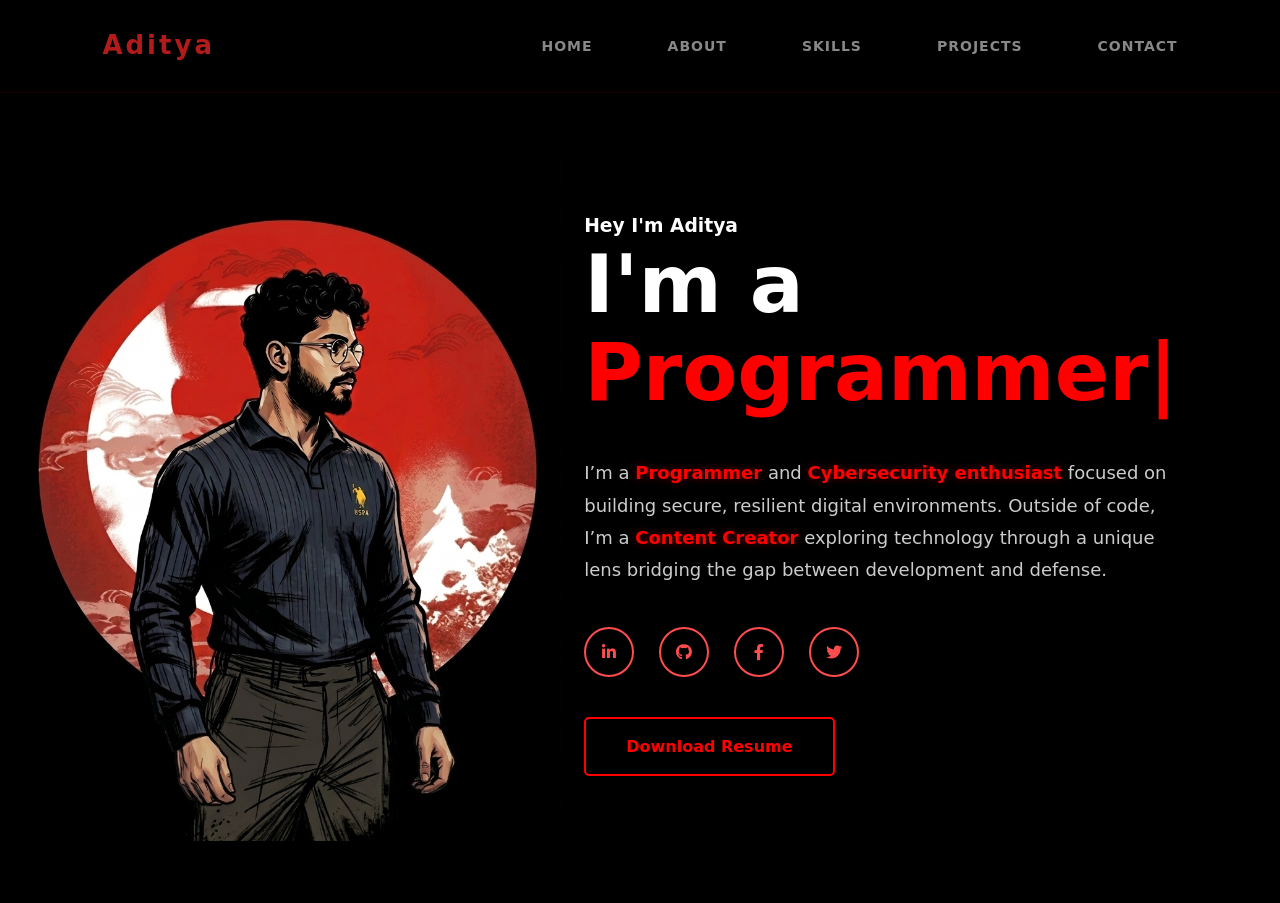
<file: index.html>
<!DOCTYPE html>
<html lang="en">
<head>
    <meta charset="UTF-8">
    <meta name="viewport" content="width=device-width, initial-scale=1.0">
    <title>Aditya's | Portfolio</title>
    <link rel="stylesheet" href="color.css">
    <link rel="stylesheet" href="https://cdnjs.cloudflare.com/ajax/libs/font-awesome/6.0.0/css/all.min.css">
</head>
<body>
    
    <div class="cursor-dot"></div>
    <div class="cursor-outline"></div>

    <header>
        <nav>
            <div class="logo">Aditya</div>
            <ul>
                <li><a href="#">Home</a></li>
                <li><a href="about.html">About</a></li>
                <li><a href="skills.html">Skills</a></li>
                <li><a href="projects.html">Projects</a></li>
               <li><a href="contact.html">Contact</a></li>
            </ul>
        </nav>
    </header>

    <main class="hero">
        <div class="hero-image">
            <img src="gemini.png">
        </div>

        <div class="hero-content">
            <h3>Hey I'm <span>Aditya</span></h3>
            <h1>I'm a <span id="typewriter" class="typing-text"></span><span class="type-cursor">|</span></h1>
            <p><p>
  I’m a <span class="job-highlight">Programmer</span> and 
  <span class="job-highlight">Cybersecurity enthusiast</span> focused on building 
  secure, resilient digital environments. Outside of code, I’m a 
  <span class="job-highlight">Content Creator</span> exploring technology 
  through a unique lens bridging the gap between development and defense.
</p></p>
            
            <div class="social-links">
                <a href="https://www.linkedin.com/in/aditya-singh-51a513309" target="_blank"><i class="fab fa-linkedin-in"></i></a>
                <a href="https://github.com/adycyberhub" target="_blank"><i class="fab fa-github"></i></a>
                <a href="#"><i class="fab fa-facebook-f"></i></a>
                <a href="https://x.com/AdityaS68263791" target="_blank"><i class="fab fa-twitter"></i></a>
            </div>

            <a href="Aditya_s_Resume (1).pdf" class="btn" download="Aditya's Resume">Download Resume</a>
        </div>
    </main>

</body>
<script src="script.js"></script>
</html>
</file>
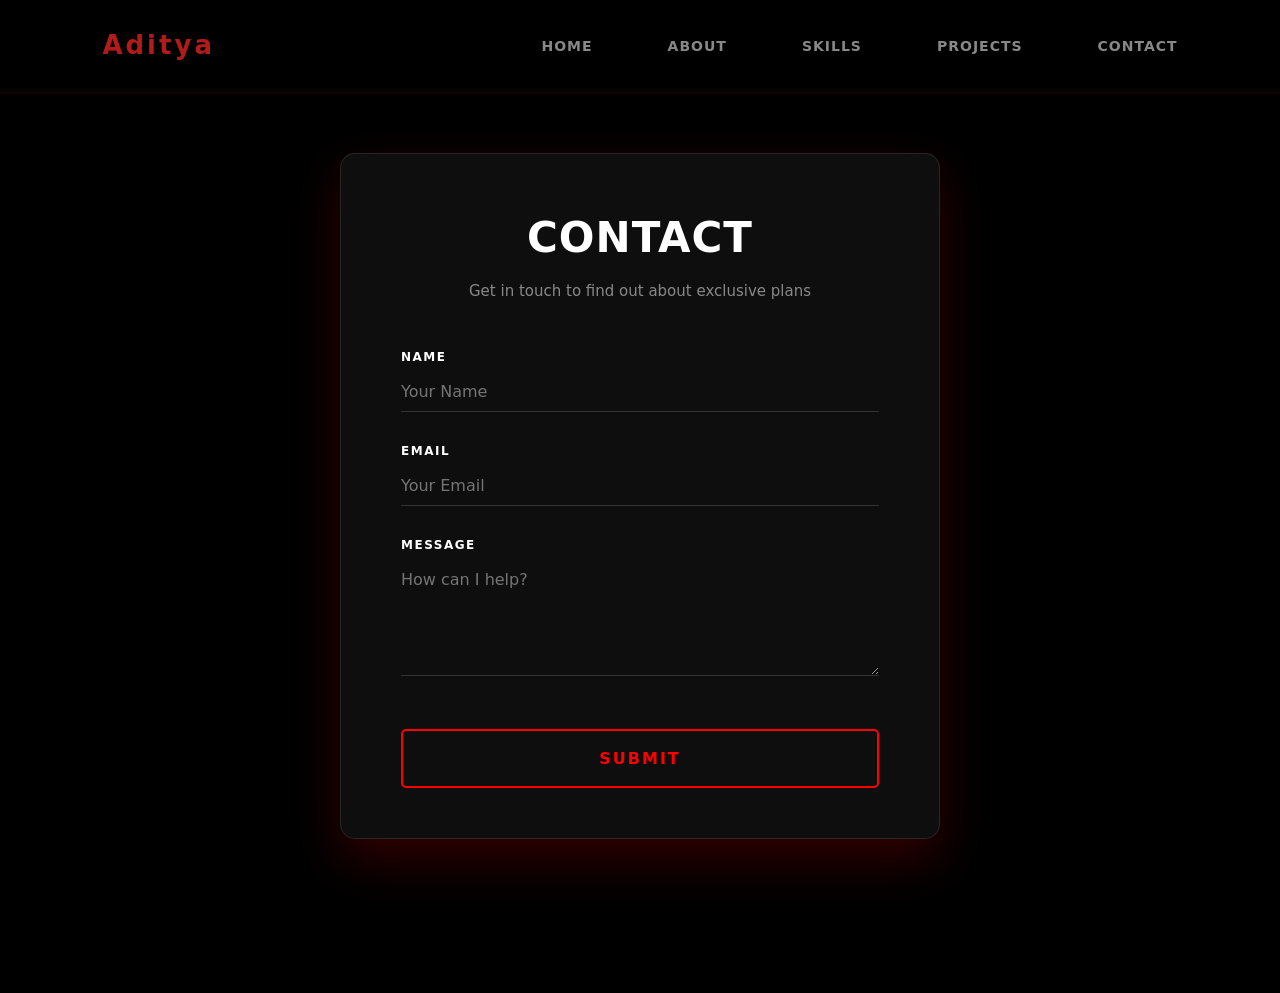
<file: contact.html>
<!DOCTYPE html>
<html lang="en">
<head>
    <meta charset="UTF-8">
    <meta name="viewport" content="width=device-width, initial-scale=1.0">
    <title>Contact | Aditya</title>
    <link rel="stylesheet" href="color.css">
    <link rel="stylesheet" href="https://cdnjs.cloudflare.com/ajax/libs/font-awesome/6.0.0/css/all.min.css">
</head>
<body class="contact-page">

    

    <nav>
        <div class="logo">Aditya</div>
        <ul>
            <li><a href="index.html">Home</a></li>
            <li><a href="index.html#about">About</a></li>
            <li><a href="index.html#skills">Skills</a></li>
            <li><a href="index.html#projects">Projects</a></li>
            <li><a href="contact.html">Contact</a></li>
        </ul>
    </nav>

    <section class="contact-screen">
        <div class="contact-card">
            <h1>Contact</h1>
            <p>Get in touch to find out about exclusive plans</p>
            
            <form action="#" class="contact-form">
                <div class="input-group">
                    <label>Name</label>
                    <input type="text" placeholder="Your Name" required>
                </div>

                <div class="input-group">
                    <label>Email</label>
                    <input type="email" placeholder="Your Email" required>
                </div>

                <div class="input-group">
                    <label>Message</label>
                    <textarea rows="5" placeholder="How can I help?"></textarea>
                </div>

                <button type="submit" class="btn">Submit</button>
            </form>
        </div>
    </section>

</body>
</html>
</file>
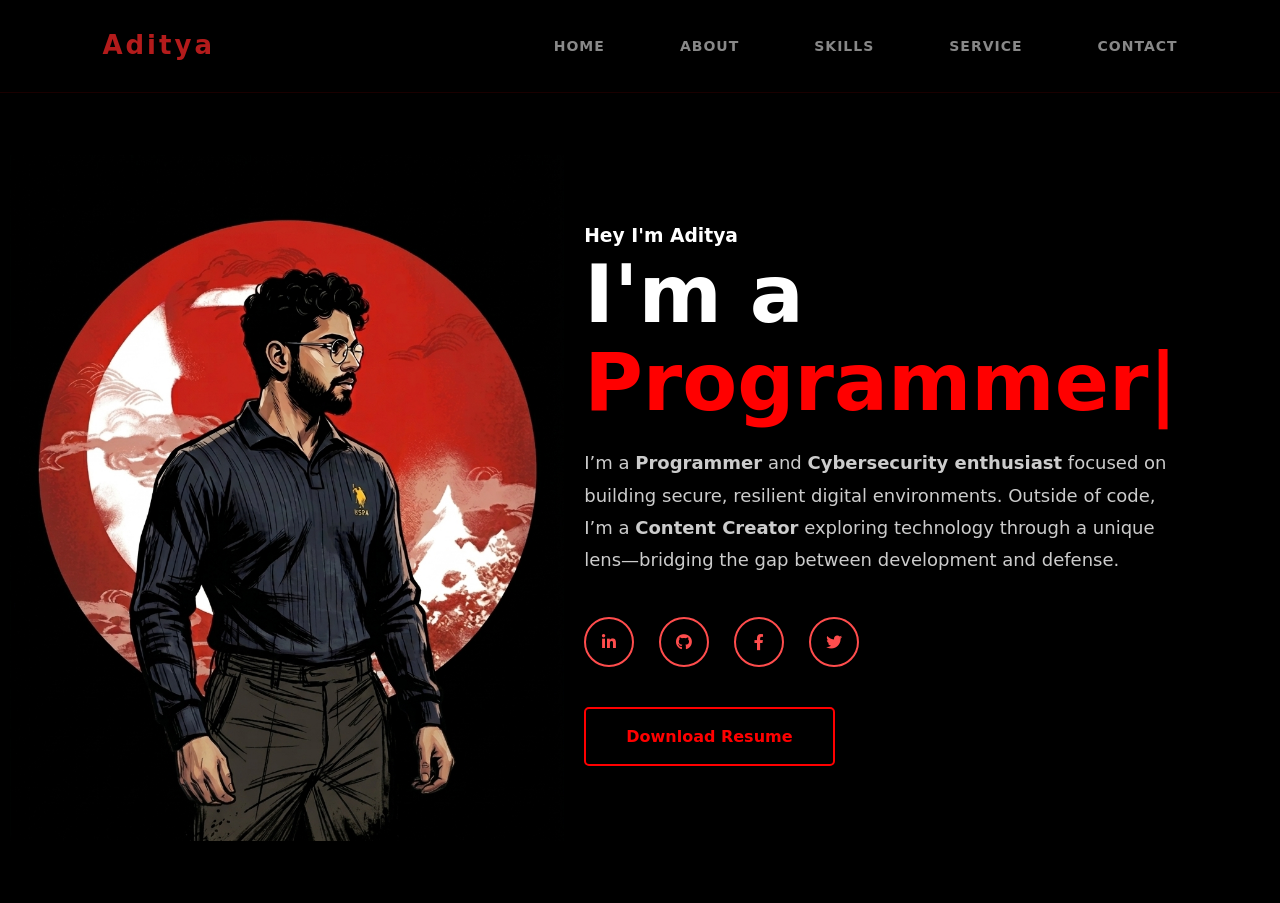
<file: front.html>
<!DOCTYPE html>
<html lang="en">
<head>
    <meta charset="UTF-8">
    <meta name="viewport" content="width=device-width, initial-scale=1.0">
    <title>Aditya's | Portfolio</title>
    <link rel="stylesheet" href="color.css">
    <link rel="stylesheet" href="https://cdnjs.cloudflare.com/ajax/libs/font-awesome/6.0.0/css/all.min.css">
</head>
<body>
    
    <div class="cursor-dot"></div>
    <div class="cursor-outline"></div>

    <header>
        <nav>
            <div class="logo">Aditya</div>
            <ul>
                <li><a href="#">Home</a></li>
                <li><a href="#">About</a></li>
                <li><a href="#">Skills</a></li>
                <li><a href="#">Service</a></li>
                <li><a href="#">Contact</a></li>
            </ul>
        </nav>
    </header>

    <main class="hero">
        <div class="hero-image">
            <img src="gemini.png">
        </div>

        <div class="hero-content">
            <h3>Hey I'm <span>Aditya</span></h3>
            <h1>I'm a <span id="typewriter" class="typing-text"></span><span class="type-cursor">|</span></h1>
            <p>I’m a <b>Programmer</b> and <b>Cybersecurity enthusiast</b> focused on building secure, 
    resilient digital environments. Outside of code, I’m a <b>Content Creator</b> 
    exploring technology through a unique lens—bridging the gap between development and defense.</p>
            
            <div class="social-links">
                <a href="https://www.linkedin.com/in/aditya-singh-51a513309" target="_blank"><i class="fab fa-linkedin-in"></i></a>
                <a href="https://github.com/adycyberhub" target="_blank"><i class="fab fa-github"></i></a>
                <a href="#"><i class="fab fa-facebook-f"></i></a>
                <a href="https://x.com/AdityaS68263791" target="_blank"><i class="fab fa-twitter"></i></a>
            </div>

            <a href="Aditya_s_Resume (1).pdf" class="btn" download="Aditya's Resume">Download Resume</a>
        </div>
    </main>

</body>
<script src="script.js"></script>
</html>
</file>
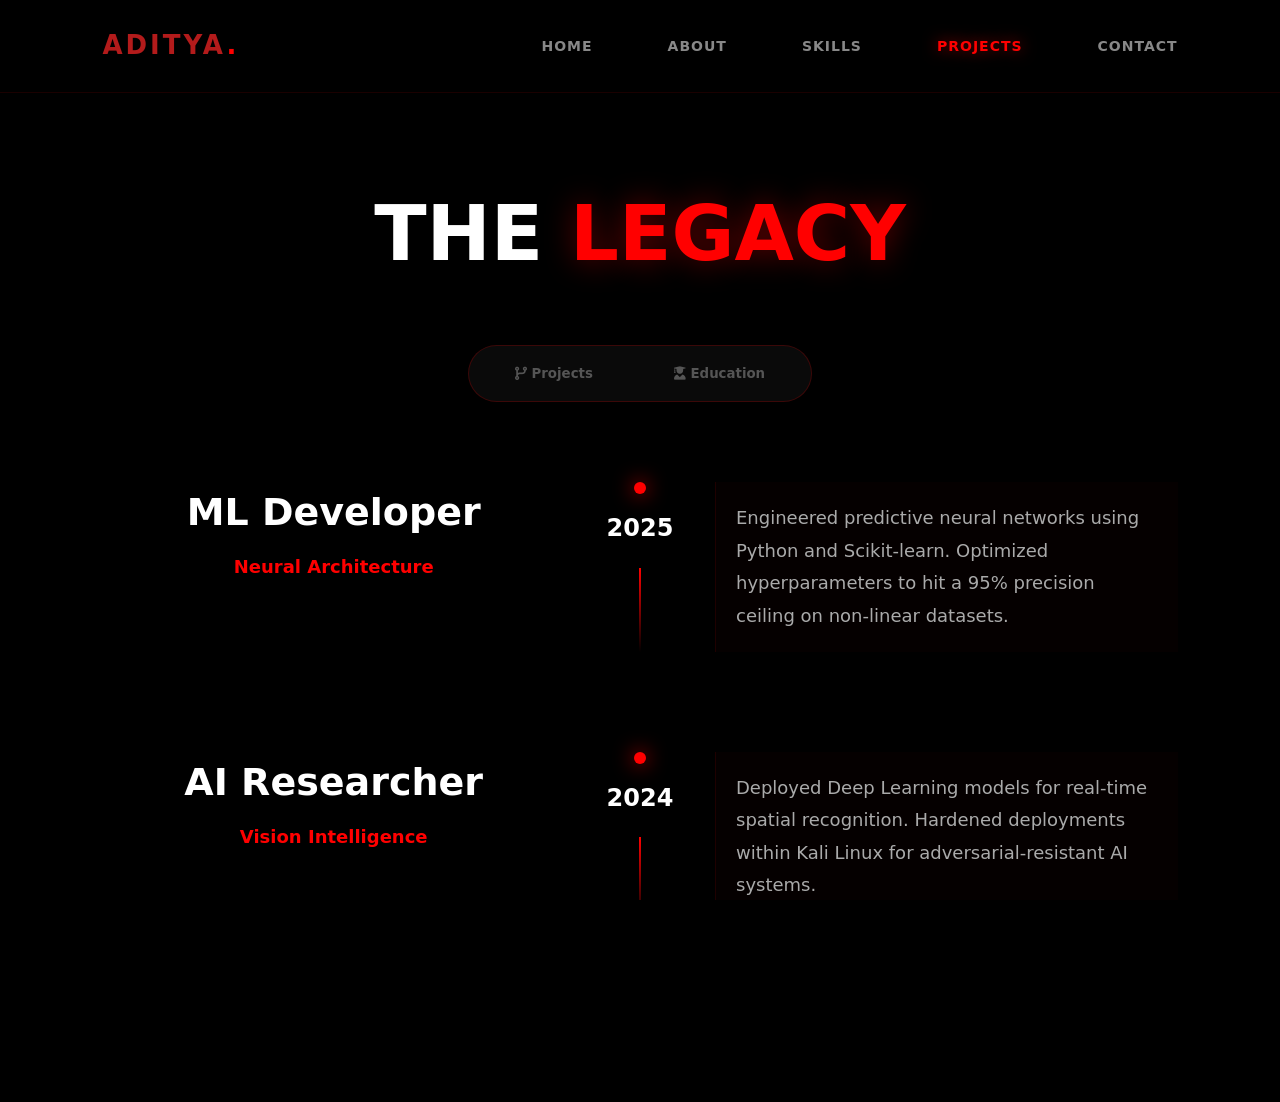
<file: projects.html>
<!DOCTYPE html>
<html lang="en">
<head>
    <meta charset="UTF-8">
    <meta name="viewport" content="width=device-width, initial-scale=1.0">
    <title>The Journey | Aditya</title>
    <link rel="stylesheet" href="color.css">
    <link rel="stylesheet" href="https://cdnjs.cloudflare.com/ajax/libs/font-awesome/6.0.0/css/all.min.css">
</head>
<body class="projects-page">

    <div class="cyber-grid"></div>

    <nav>
        <div class="logo">ADITYA<span>.</span></div>
        <ul>
            <li><a href="index.html">Home</a></li>
            <li><a href="about.html">About</a></li>
            <li><a href="skills.html">Skills</a></li>
            <li><a href="projects.html" class="active">Projects</a></li>
            <li><a href="contact.html">Contact</a></li>
        </ul>
    </nav>

    <section class="experience-section">
        <div class="container">
            <h2 class="section-title reveal">The <span>Legacy</span></h2>
            
            <div class="toggle-wrapper reveal">
                <div class="toggle-container">
                    <button id="btn-projects" class="toggle-btn active" onclick="showTab('projects', event)">
                        <i class="fas fa-code-branch"></i> Projects
                    </button>
                    <button id="btn-education" class="toggle-btn" onclick="showTab('education', event)">
                        <i class="fas fa-user-graduate"></i> Education 
                    </button>
                </div>
            </div>

            <div id="projects" class="timeline-content active">
                <div class="timeline-item reveal">
                    <div class="timeline-left">
                        <h3>ML Developer</h3>
                        <p class="red-highlight">Neural Architecture</p>
                    </div>
                    <div class="timeline-center">
                        <div class="glowing-bead"></div>
                        <span class="date">2025</span>
                        <div class="vertical-line"></div>
                    </div>
                    <div class="timeline-right">
                        <p>Engineered predictive neural networks using Python and Scikit-learn. Optimized hyperparameters to hit a 95% precision ceiling on non-linear datasets.</p>
                    </div>
                </div>

                <div class="timeline-item reveal">
                    <div class="timeline-left">
                        <h3>AI Researcher</h3>
                        <p class="red-highlight">Vision Intelligence</p>
                    </div>
                    <div class="timeline-center">
                        <div class="glowing-bead"></div>
                        <span class="date">2024</span>
                        <div class="vertical-line"></div>
                    </div>
                    <div class="timeline-right">
                        <p>Deployed Deep Learning models for real-time spatial recognition. Hardened deployments within Kali Linux for adversarial-resistant AI systems.</p>
                    </div>
                </div>
            </div>

            <div id="education" class="timeline-content">
                <div class="timeline-item reveal">
                    <div class="timeline-left">
                        <h3>BCA Cloud</h3>
                        <a href="https://www.invertisuniversity.ac.in/" target="_blank" class="red-link">Invertis University</a>
                    </div>
                    <div class="timeline-center">
                        <div class="glowing-bead"></div>
                        <span class="date">NOW</span>
                        <div class="vertical-line"></div>
                    </div>
                    <div class="timeline-right">
                        <p>Mastering distributed systems and cloud infrastructure. Converting high-level data intelligence into scalable, real-world software engineering solutions.</p>
                    </div>
                </div>

                <div class="timeline-item reveal">
                    <div class="timeline-left">
                        <h3>10th & 12th</h3>
                        <a href="https://bcsbareilly.com/" target="_blank" class="red-link">Bishop Conrad School</a>
                    </div>
                    <div class="timeline-center">
                        <div class="glowing-bead"></div>
                        <span class="date">2022</span>
                        <div class="vertical-line"></div>
                    </div>
                    <div class="timeline-right">
                        <p>Forged a foundation in Physics and Mathematics. Developed the rigorous logic-driven mindset required for the "Refined Authority" brand of tech.</p>
                    </div>
                </div>
            </div>
        </div>
    </section>

    <script>
        // Intersection Observer for Scroll Reveals
        const observerOptions = { threshold: 0.2 };
        const observer = new IntersectionObserver((entries) => {
            entries.forEach(entry => {
                if (entry.isIntersecting) {
                    entry.target.classList.add('visible');
                }
            });
        }, observerOptions);

        document.querySelectorAll('.reveal').forEach(el => observer.observe(el));

        // Tab Switching Logic
        function showTab(tabId, event) {
            const tabs = document.querySelectorAll('.timeline-content');
            const buttons = document.querySelectorAll('.toggle-btn');
            
            tabs.forEach(tab => {
                tab.classList.remove('active');
                tab.style.display = 'none';
            });

            buttons.forEach(btn => btn.classList.remove('active'));

            const selectedTab = document.getElementById(tabId);
            selectedTab.style.display = 'block';
            
            setTimeout(() => {
                selectedTab.classList.add('active');
                // Re-trigger observer for the new tab's items
                selectedTab.querySelectorAll('.reveal').forEach(el => observer.observe(el));
            }, 50);

            if (event) event.currentTarget.classList.add('active');
        }

        window.onload = () => showTab('projects');
    </script>
</body>
</html>
</file>
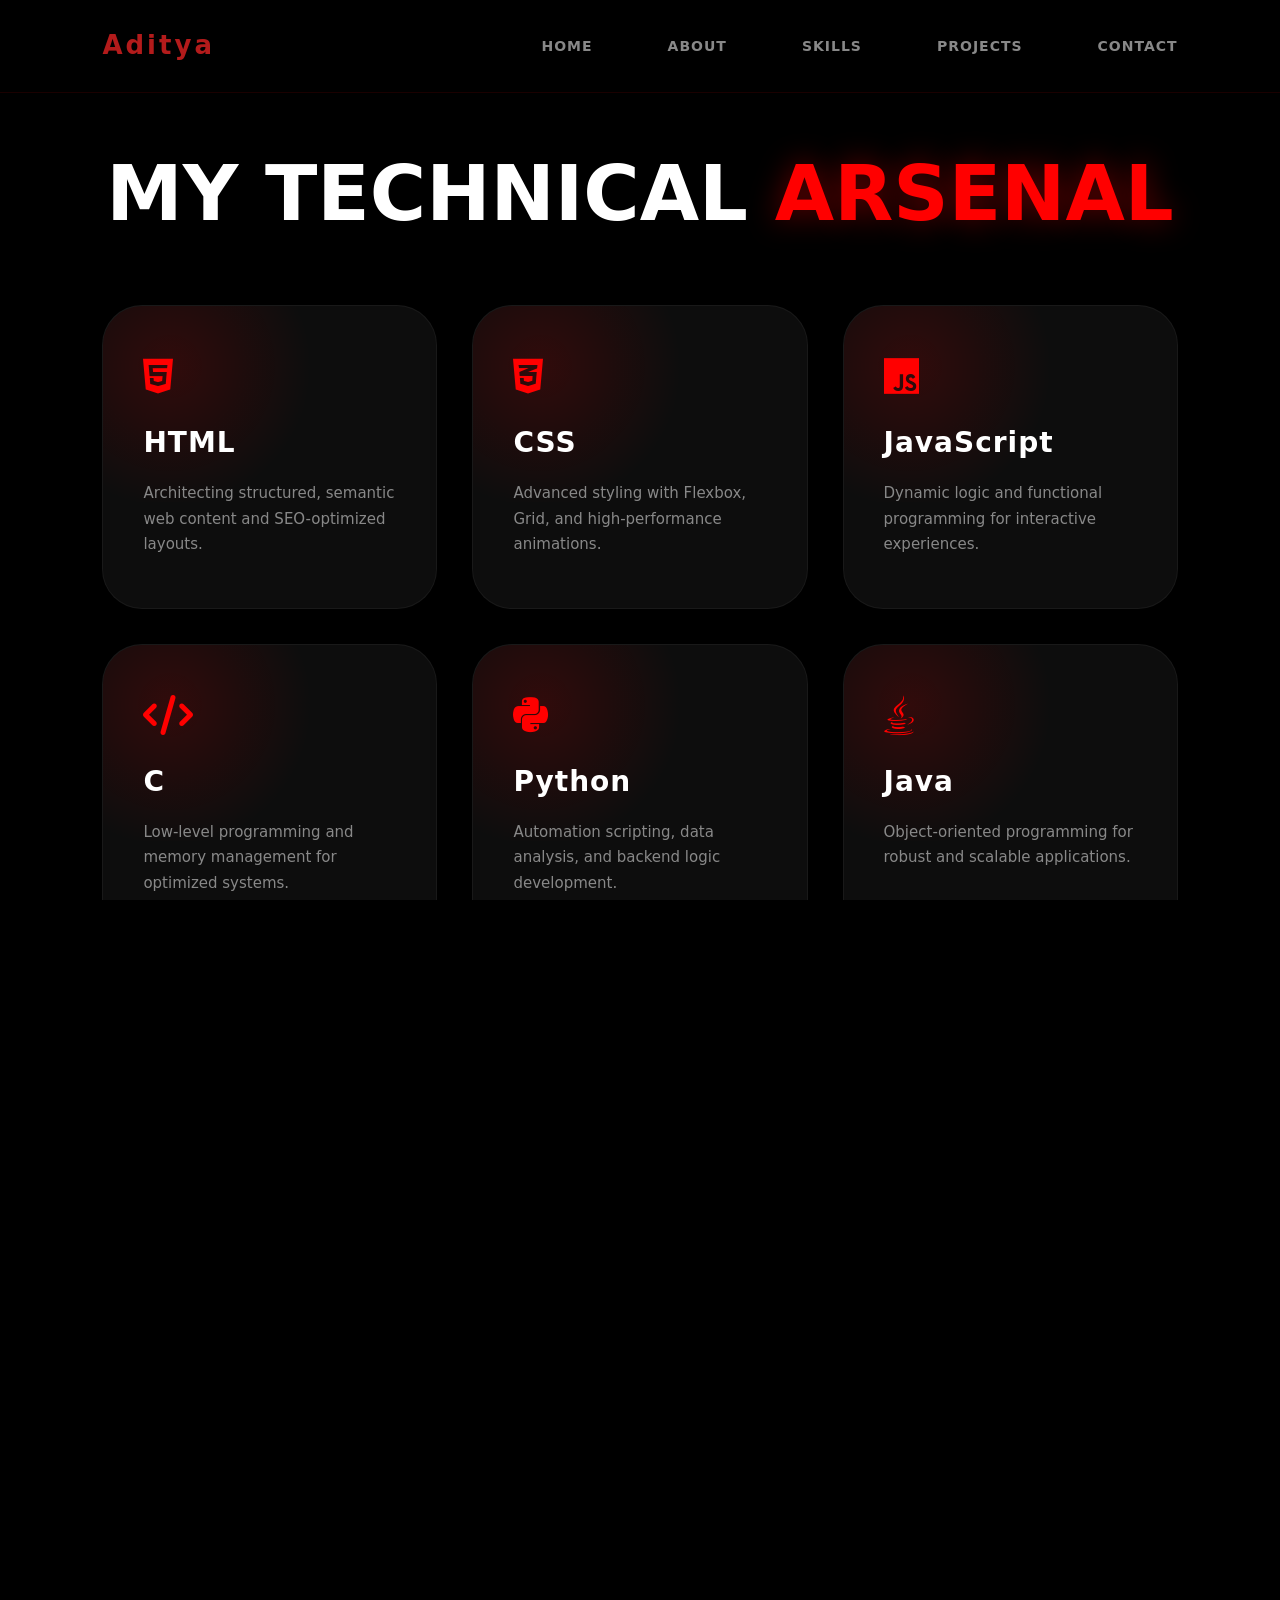
<file: skills.html>
<!DOCTYPE html>
<html lang="en">
<head>
    <meta charset="UTF-8">
    <meta name="viewport" content="width=device-width, initial-scale=1.0">
    <title>Skills | Aditya</title>
    <link rel="stylesheet" href="color.css">
    <link rel="stylesheet" href="https://cdnjs.cloudflare.com/ajax/libs/font-awesome/6.0.0/css/all.min.css">
</head>
<body class="skills-page">

    <nav>
        <div class="logo">Aditya</div>
        <ul>
            <li><a href="index.html">Home</a></li>
            <li><a href="about.html">About</a></li>
            <li><a href="skills.html">Skills</a></li>
            <li><a href="projects.html">Projects</a></li>
            <li><a href="contact.html">Contact</a></li>
        </ul>
    </nav>

    <section class="skills-section">
        <h2 class="section-title"> My Technical <span>Arsenal</span></h2>
        
        <div class="skills-grid">
            <div class="skill-card">
                <i class="fab fa-html5"></i>
                <h3>HTML</h3>
                <p>Architecting structured, semantic web content and SEO-optimized layouts.</p>
            </div>

            <div class="skill-card">
                <i class="fab fa-css3-alt"></i>
                <h3>CSS</h3>
                <p>Advanced styling with Flexbox, Grid, and high-performance animations.</p>
            </div>

            <div class="skill-card">
                <i class="fab fa-js"></i>
                <h3>JavaScript</h3>
                <p>Dynamic logic and functional programming for interactive experiences.</p>
            </div>

            <div class="skill-card">
                <i class="fas fa-code"></i>
                <h3>C</h3>
                <p>Low-level programming and memory management for optimized systems.</p>
            </div>

            <div class="skill-card">
                <i class="fab fa-python"></i>
                <h3>Python</h3>
                <p>Automation scripting, data analysis, and backend logic development.</p>
            </div>

            <div class="skill-card">
                <i class="fab fa-java"></i>
                <h3>Java</h3>
                <p>Object-oriented programming for robust and scalable applications.</p>
            </div>

            <div class="skill-card">
                <i class="fas fa-database"></i>
                <h3>SQL</h3>
                <p>Relational database design and complex query optimization.</p>
            </div>

            <div class="skill-card">
                <i class="fas fa-brain"></i>
                <h3>Machine Learning</h3>
                <p>Implementing predictive models and data-driven AI architectures.</p>
            </div>

            <div class="skill-card">
                <i class="fas fa-cloud"></i>
                <h3>Cloud Computing</h3>
                <p>Managing virtual infrastructure and secure cloud deployments.</p>
            </div>

            <div class="skill-card">
                <i class="fas fa-terminal"></i>
                <h3>Kali Linux</h3>
                <p>Penetration testing and security auditing in offensive environments.</p>
            </div>

            <div class="skill-card">
                <i class="fas fa-network-wired"></i>
                <h3>Networking</h3>
                <p>Configuring secure protocols, TCP/IP, and firewall defense.</p>
            </div>

            <div class="skill-card">
                <i class="fas fa-chart-bar"></i>
                <h3>Power BI</h3>
                <p>Data visualization and business intelligence for strategic insights.</p>
            </div>
        </div>
    </section>

</body>
</html>
</file>
<file: color.css>
/* =========================================
   1. GLOBAL RESET & CURSOR
   ========================================= */
* {
    margin: 0;
    padding: 0;
    box-sizing: border-box;
    font-family: 'Segoe UI', Tahoma, Geneva, Verdana, sans-serif;
}

html, body {
    background-color: #000;
    color: #fff;
    overflow-x: hidden;
    width: 100%;
    scroll-behavior: smooth;
}

/* Custom Cyber Cursor - Added .skill-card to the list below */
a, .btn, .social-links a, nav ul li a, button, .skill-card {
    cursor: url('data:image/svg+xml;utf8,<svg xmlns="http://www.w3.org/2000/svg" width="32" height="32" viewBox="0 0 32 32"><defs><filter id="glow"><feGaussianBlur stdDeviation="1.5" result="coloredBlur"/><feMerge><feMergeNode in="coloredBlur"/><feMergeNode in="SourceGraphic"/></feMerge></filter></defs><path fill="black" filter="url(%23glow)" stroke="%23ff0000" stroke-width="2" d="M10,2l18,18l-5,1l5,8l-4,2l-5-8l-5,5L10,2z"/></svg>'), pointer !important;
}

/* =========================================
   2. NAVIGATION (Updated with Link Animations)
   ========================================= */
nav {
    display: flex;
    justify-content: space-between;
    align-items: center;
    padding: 30px 8%;
}

.logo {
    font-size: 32px;
    font-weight: bold;
    color: #b31b1b;
}

nav ul { display: flex; list-style: none; }
nav ul li { margin-left: 40px; }

nav ul li a {
    text-decoration: none;
    color: #fff;
    font-size: 18px;
    position: relative;
    padding: 5px 0;
    transition: 0.3s;
}

/* Underline Animation for Nav Links */
nav ul li a::after {
    content: '';
    position: absolute;
    bottom: 0;
    left: 0;
    width: 0;
    height: 2px;
    background-color: #ff0000;
    transition: width 0.3s ease;
    box-shadow: 0 0 10px #ff0000;
}

nav ul li a:hover {
    color: #ff4d4d;
    text-shadow: 0 0 8px rgba(255, 0, 0, 0.6);
}

nav ul li a:hover::after {
    width: 100%;
}

/* =========================================
   3. HERO SECTION (BIG & WIDE)
   ========================================= */
.hero {
    display: flex;
    align-items: center;
    justify-content: space-between;
    padding: 0 8%;
    min-height: 90vh; 
    width: 100%;
    gap: 20px;
}

.hero-content {
    flex: 1.2;
    z-index: 2;
    opacity: 0;
    animation: fadeInUp 1s ease-out 0.4s forwards;
}

.hero-content h1 {
    font-size: 80px; 
    line-height: 1.1;
    margin-bottom: 20px;
}

/* "I'm Aditya" Highlight */
.hero-content h1 span {
    color: #ff0000;
    animation: cyberPulse 2s infinite;
}

.hero-content p {
    font-size: 18px;
    line-height: 1.8;
    color: #ccc;
    max-width: 600px;
    margin-bottom: 40px;
}

/* Paragraph Highlight Class (Apply to Programmer, etc.) */
.highlight {
    color: #ff4d4d;
    font-weight: 600;
    text-shadow: 0 0 5px rgba(255, 0, 0, 0.3);
}

/* BIG IMAGE */
.hero-image {
    flex: 1;
    display: flex;
    justify-content: flex-end;
    animation: float 4s ease-in-out infinite;
}

.hero-image img {
    width: 120%;
    max-width: 750px;
    height: auto;
}

/* =========================================
   4. BUTTONS (FIXED LOGIC)
   ========================================= */
.social-links { margin-bottom: 40px; }

.social-links a {
    display: inline-flex;
    justify-content: center;
    align-items: center;
    width: 50px;
    height: 50px;
    border: 2px solid #ff4d4d;
    border-radius: 50%;
    color: #ff4d4d;
    margin-right: 20px;
    text-decoration: none;
    transition: 0.3s;
}

.social-links a:hover {
    background: #ff4d4d;
    color: #000;
    box-shadow: 0 0 15px #ff4d4d;
    transform: scale(1.1);
}

.btn {
    position: relative;
    display: inline-block;
    padding: 15px 40px;
    background: transparent;
    color: #ff0000;
    border: 2px solid #ff0000;
    text-decoration: none;
    font-weight: bold;
    border-radius: 5px;
    z-index: 1;
    overflow: hidden;
    transition: 0.3s;
    opacity: 0;
    animation: fadeInUp 1s ease-out 0.8s forwards;
}

.btn::before {
    content: '';
    position: absolute;
    top: 0;
    left: -100%;
    width: 100%;
    height: 100%;
    background: linear-gradient(90deg, transparent, rgba(255, 0, 0, 0.4), transparent);
    z-index: -1;
    animation: forwardScan 3s infinite linear;
}

.btn:hover {
    color: #fff;
    background: rgba(255, 0, 0, 0.8);
    box-shadow: 0 0 20px #ff0000;
    transform: translateY(-3px);
}

/* =========================================
   5. ANIMATIONS & RESPONSIVE
   ========================================= */
@keyframes fadeInUp {
    from { opacity: 0; transform: translateY(30px); }
    to { opacity: 1; transform: translateY(0); }
}

@keyframes float {
    0%, 100% { transform: translateY(0); }
    50% { transform: translateY(-20px); }
}

@keyframes forwardScan {
    0% { left: -100%; }
    100% { left: 100%; }
}

@keyframes cyberPulse {
    0%, 100% { text-shadow: 0 0 10px #ff0000; }
    50% { text-shadow: 0 0 30px #ff0000, 0 0 10px #ff0000; }
}

/* Responsive Fix for Mobile */
@media (max-width: 992px) {
    nav { flex-direction: column; padding: 20px; gap: 15px; }
    nav ul { gap: 10px; flex-wrap: wrap; justify-content: center; }
    nav ul li { margin: 0 10px; }

    .hero {
        flex-direction: column-reverse;
        text-align: center;
        padding: 60px 8%;
        min-height: 100vh;
        justify-content: center;
    }

    .hero-content h1 { font-size: 45px; }
    .hero-image img { width: 90%; max-width: 350px; margin: 0 auto; }
    .social-links { justify-content: center; display: flex; }
}

/* This targets the spans we just created in the HTML */
.job-highlight {
    color: #ff0000;            /* Keeps it Red */
    font-weight: 800;         /* This makes it BOLD (Extra Bold) */
    text-shadow: 0 0 8px rgba(255, 0, 0, 0.4); /* Slight glow for visibility */
}


nav ul li {
    margin-left: 40px;
    opacity: 0;                                /* Start invisible */
    animation: fadeInUp 0.8s ease-out forwards; /* Reuse your existing animation */
}

/* Add these delays so they pop up one by one (Staggered Effect) */
nav ul li:nth-child(1) { animation-delay: 0.1s; }
nav ul li:nth-child(2) { animation-delay: 0.2s; }
nav ul li:nth-child(3) { animation-delay: 0.3s; }
nav ul li:nth-child(4) { animation-delay: 0.4s; }
nav ul li:nth-child(5) { animation-delay: 0.5s; }




/* =========================================
   CONTACT PAGE SPECIFIC (Balanced Position + Video)
   ========================================= */
.contact-page {
    background-color: #000; /* Fallback */
    min-height: 100vh;
    position: relative;
    overflow-x: hidden;
}

/* 1. Video Positioning */
.video-bg {
    position: fixed;
    top: 0;
    left: 0;
    width: 100%;
    height: 100%;
    z-index: -1;
    overflow: hidden;
}

.video-bg video {
    width: 100%;
    height: 100%;
    object-fit: cover;
}

.video-overlay {
    position: absolute;
    top: 0;
    left: 0;
    width: 100%;
    height: 100%;
    background: rgba(0, 0, 0, 0.7); /* Tints the video for readability */
}

/* 2. Screen Container (Your Balanced Position) */
.contact-screen {
    display: flex;
    justify-content: center;
    align-items: flex-start; 
    min-height: 100vh;
    padding: 60px 20px; /* Kept your exact 60px nudge */
    position: relative;
    z-index: 1;
}

/* 3. Contact Card (Added Glass Blur) */
.contact-card {
    background: rgba(17, 17, 17, 0.85); /* Semi-transparent */
    backdrop-filter: blur(10px);        /* Blurs video behind card */
    padding: 50px 60px;
    border-radius: 15px;
    width: 100%;
    max-width: 600px; 
    text-align: center;
    border: 1px solid rgba(255, 255, 255, 0.1);
    box-shadow: 0 20px 50px rgba(255, 0, 0, 0.2); /* Enhanced Glow */
    
    transform: translateY(0); 
    opacity: 0;
    animation: fadeInUpContact 1s ease-out forwards;
}

.contact-card h1 {
    font-size: 42px;
    color: #fff;
    margin-bottom: 8px;
    text-transform: uppercase;
    letter-spacing: 1px;
}

.contact-card p {
    color: #888;
    margin-bottom: 45px;
    font-size: 15px;
}

/* 4. Underline Input Style (Kept) */
.input-group {
    text-align: left;
    margin-bottom: 30px;
}

.input-group label {
    display: block;
    color: #fff;
    margin-bottom: 5px;
    font-size: 12px;
    text-transform: uppercase;
    letter-spacing: 1.5px;
    font-weight: 600;
}

.input-group input, 
.input-group textarea {
    width: 100%;
    padding: 10px 0;
    background: transparent;
    border: none;
    border-bottom: 1px solid #333; 
    color: #fff;
    font-size: 16px;
    transition: all 0.3s ease;
}

.input-group input:focus, 
.input-group textarea:focus {
    outline: none;
    border-bottom-color: #ff0000;
    box-shadow: 0 1px 0 0 #ff0000; 
}

/* 5. Submit Button (Kept) */
.contact-card .btn {
    width: 100%;
    margin-top: 15px;
    padding: 18px;
    font-size: 16px;
    text-transform: uppercase;
    letter-spacing: 2px;
    cursor: pointer;
}

/* 6. Navigation Visibility */
nav {
    position: relative;
    z-index: 10;
}

/* Animation */
@keyframes fadeInUpContact {
    from {
        opacity: 0;
        transform: translateY(40px);
    }
    to {
        opacity: 1;
        transform: translateY(0);
    }
}

/* Mobile Tweak (Kept) */
@media (max-width: 768px) {
    .contact-screen { padding: 30px 15px; }
    .contact-card { padding: 35px 25px; }
}



.contact-page {
    background: transparent !important; /* Forces the page to be clear */
}

.video-bg {
    display: block !important;
    visibility: visible !important;
}



/* 1. Reset Body for a Full-Screen View */
body, html {
    margin: 0;
    padding: 0;
    width: 100%;
    height: 100vh;
    overflow: hidden; /* Prevents scrollbars */
    background-color: #000;
}

/* 2. The Video Wrapper (Forced to fill the screen) */
.video-background-container {
    position: fixed;
    top: 0;
    left: 0;
    width: 100vw;
    height: 100vh;
    z-index: 1; /* Moves it in front of the black body */
    overflow: hidden;
}

/* 3. The Video (Forced to Stretch & Cover) */
.fullscreen-video {
    min-width: 100%; 
    min-height: 100%;
    width: 100%;
    height: 100%;
    object-fit: cover; /* STRETCHES video to fill every corner without black bars */
    position: absolute;
    top: 50%;
    left: 50%;
    transform: translate(-50%, -50%); /* Keeps it perfectly centered */
}

/* 4. The Dark Tint (Optional layer for readability) */
.video-tint {
    position: absolute;
    top: 0;
    left: 0;
    width: 100%;
    height: 100%;
    background: rgba(0, 0, 0, 0.4); /* Darkens video so nav stands out */
    z-index: 2;
}

/* 5. Navigation (Must stay on top of everything) */
nav {
    position: relative;
    z-index: 100; /* High index to stay above the video and tint */
    background: transparent;
    padding: 30px 8%;
}



/* =========================================
   SKILLS PAGE - RED CYBER THEME (SCROLLABLE)
   ========================================= */

/* Fix: Allow the page to grow with content */
.skills-page {
    background-color: #000;
    overflow-y: auto !important; 
    min-height: 100vh;
}

.skills-section {
    /* REDUCED: Changed top padding from 100px to 40px to shift up */
    padding: 40px 8% 100px 8%; 
    display: flex;
    flex-direction: column;
    align-items: center;
    width: 100%;
}

.section-title {
    font-size: 50px;
    /* REDUCED: Changed from 60px to 40px to pull grid closer to title */
    margin-bottom: 40px; 
    text-align: center;
}

.section-title span {
    color: #ff0000;
    text-shadow: 0 0 15px rgba(255, 0, 0, 0.3);
}

/* The Grid System */
.skills-grid {
    display: grid;
    grid-template-columns: repeat(auto-fit, minmax(320px, 1fr));
    gap: 35px;
    width: 100%;
    max-width: 1200px;
}

/* Card Style: Red Glow + Rounded Corners */
.skill-card {
    position: relative;
    background: #0d0d0d; 
    border-radius: 40px; 
    padding: 50px 40px;
    overflow: hidden;
    transition: all 0.4s ease;
    border: 1px solid rgba(255, 255, 255, 0.05);
    display: flex;
    flex-direction: column;
    min-height: 300px;
}

/* The RED Corner Glow */
.skill-card::before {
    content: '';
    position: absolute;
    top: -25%;
    left: -25%;
    width: 90%;
    height: 90%;
    background: radial-gradient(circle, rgba(255, 0, 0, 0.15) 0%, transparent 70%);
    z-index: 0;
    pointer-events: none;
}

.skill-card i {
    font-size: 40px;
    color: #ff0000;
    margin-bottom: 25px;
    z-index: 1;
}

.skill-card h3 {
    font-size: 28px;
    color: #fff;
    margin-bottom: 15px;
    z-index: 1;
    letter-spacing: 1px;
}

.skill-card p {
    font-size: 15px;
    color: #888;
    line-height: 1.7;
    z-index: 1;
}

/* Hover State */
.skill-card:hover {
    transform: translateY(-10px);
    border: 1px solid rgba(255, 0, 0, 0.4);
    box-shadow: 0 10px 40px rgba(255, 0, 0, 0.1);
}

/* Mobile Tweak */
@media (max-width: 768px) {
    .skills-grid {
        grid-template-columns: 1fr;
    }
    .section-title {
        font-size: 35px;
        margin-bottom: 30px;
    }
    .skills-section {
        padding-top: 20px; /* Even higher shift for mobile */
    }
}



/* =========================================
   1. CORE ENGINE & CYBER CURSOR
   ========================================= */
* {
    margin: 0; padding: 0; box-sizing: border-box;
    font-family: 'Segoe UI', system-ui, sans-serif;
}

body {
    background-color: #000;
    color: #fff;
    overflow-x: hidden;
    line-height: 1.6;
}

/* Background Cyber Grid Effect */
.cyber-grid {
    position: fixed;
    top: 0; left: 0; width: 100%; height: 100%;
    background-image: 
        linear-gradient(rgba(255, 0, 0, 0.03) 1px, transparent 1px),
        linear-gradient(90deg, rgba(255, 0, 0, 0.03) 1px, transparent 1px);
    background-size: 50px 50px;
    z-index: -1;
}

/* Red Cyber Cursor */
a, button, .skill-card, .toggle-btn, .red-link {
    cursor: url('data:image/svg+xml;utf8,<svg xmlns="http://www.w3.org/2000/svg" width="32" height="32" viewBox="0 0 32 32"><path fill="black" stroke="%23ff0000" stroke-width="2" d="M10,2l18,18l-5,1l5,8l-4,2l-5-8l-5,5L10,2z"/></svg>'), pointer !important;
}

/* =========================================
   2. NAVIGATION (Sticky Glassmorphism)
   ========================================= */
nav {
    display: flex;
    justify-content: space-between;
    align-items: center;
    padding: 25px 8%;
    background: rgba(0, 0, 0, 0.8);
    backdrop-filter: blur(15px);
    position: sticky;
    top: 0; z-index: 1000;
    border-bottom: 1px solid rgba(255, 0, 0, 0.1);
}

.logo { font-size: 26px; font-weight: 900; letter-spacing: 3px; }
.logo span { color: #ff0000; }

nav ul { display: flex; list-style: none; gap: 35px; }
nav ul li a {
    color: #888; text-decoration: none; font-weight: 600;
    font-size: 14px; text-transform: uppercase; letter-spacing: 1px;
    transition: 0.4s;
}

nav ul li a:hover, nav ul li a.active {
    color: #ff0000; text-shadow: 0 0 15px rgba(255, 0, 0, 0.6);
}

/* =========================================
   3. THE JOURNEY (TIMELINE)
   ========================================= */
.experience-section { padding: 80px 8%; text-align: center; }

.section-title { font-size: clamp(40px, 6vw, 80px); margin-bottom: 50px; font-weight: 900; text-transform: uppercase; }
.section-title span { color: #ff0000; text-shadow: 0 0 30px rgba(255, 0, 0, 0.4); }

/* Toggle Switch Styling */
.toggle-wrapper { display: flex; justify-content: center; margin-bottom: 80px; }
.toggle-container {
    display: flex; background: #0a0a0a; padding: 6px;
    border-radius: 100px; border: 1px solid rgba(255, 0, 0, 0.2);
}

.toggle-btn {
    background: transparent; border: none; color: #555;
    padding: 14px 40px; border-radius: 100px; font-weight: 700;
    transition: 0.5s cubic-bezier(0.4, 0, 0.2, 1);
}

.toggle-btn.active {
    background: #ff0000; color: #fff;
    box-shadow: 0 0 25px rgba(255, 0, 0, 0.4);
}

/* Timeline Layout */
.timeline-content { display: none; max-width: 1200px; margin: 0 auto; }
.timeline-content.active { display: block; }

.timeline-item {
    display: grid; grid-template-columns: 1fr 150px 1fr;
    margin-bottom: 100px; opacity: 0; transform: translateY(50px);
    transition: 1s cubic-bezier(0.2, 0.8, 0.2, 1);
}

.timeline-item.visible { opacity: 1; transform: translateY(0); }

/* Left Column */
.timeline-left h3 { font-size: 38px; font-weight: 800; margin-bottom: 10px; }
.red-highlight, .red-link { color: #ff0000; font-weight: 700; font-size: 18px; text-decoration: none; }
.red-link:hover { text-shadow: 0 0 15px #ff0000; text-decoration: underline; }

/* Center Column */
.timeline-center { display: flex; flex-direction: column; align-items: center; position: relative; }
.date { font-size: 24px; font-weight: 900; margin-bottom: 20px; color: #fff; }

.glowing-bead {
    width: 12px; height: 12px; background: #ff0000; border-radius: 50%;
    box-shadow: 0 0 20px #ff0000; margin-bottom: 15px;
}

.vertical-line {
    width: 2px; flex-grow: 1;
    background: linear-gradient(to bottom, #ff0000, transparent);
}

/* Right Column */
.timeline-right { text-align: left; padding: 20px; background: rgba(255, 0, 0, 0.02); border-left: 1px solid rgba(255,0,0,0.1); }
.timeline-right p { color: #aaa; font-size: 18px; line-height: 1.8; }

/* Mobile */
@media (max-width: 900px) {
    .timeline-item { grid-template-columns: 1fr; text-align: center; gap: 30px; }
    .timeline-center { display: none; }
    .timeline-right { border-left: none; text-align: center; }
}
</file>
